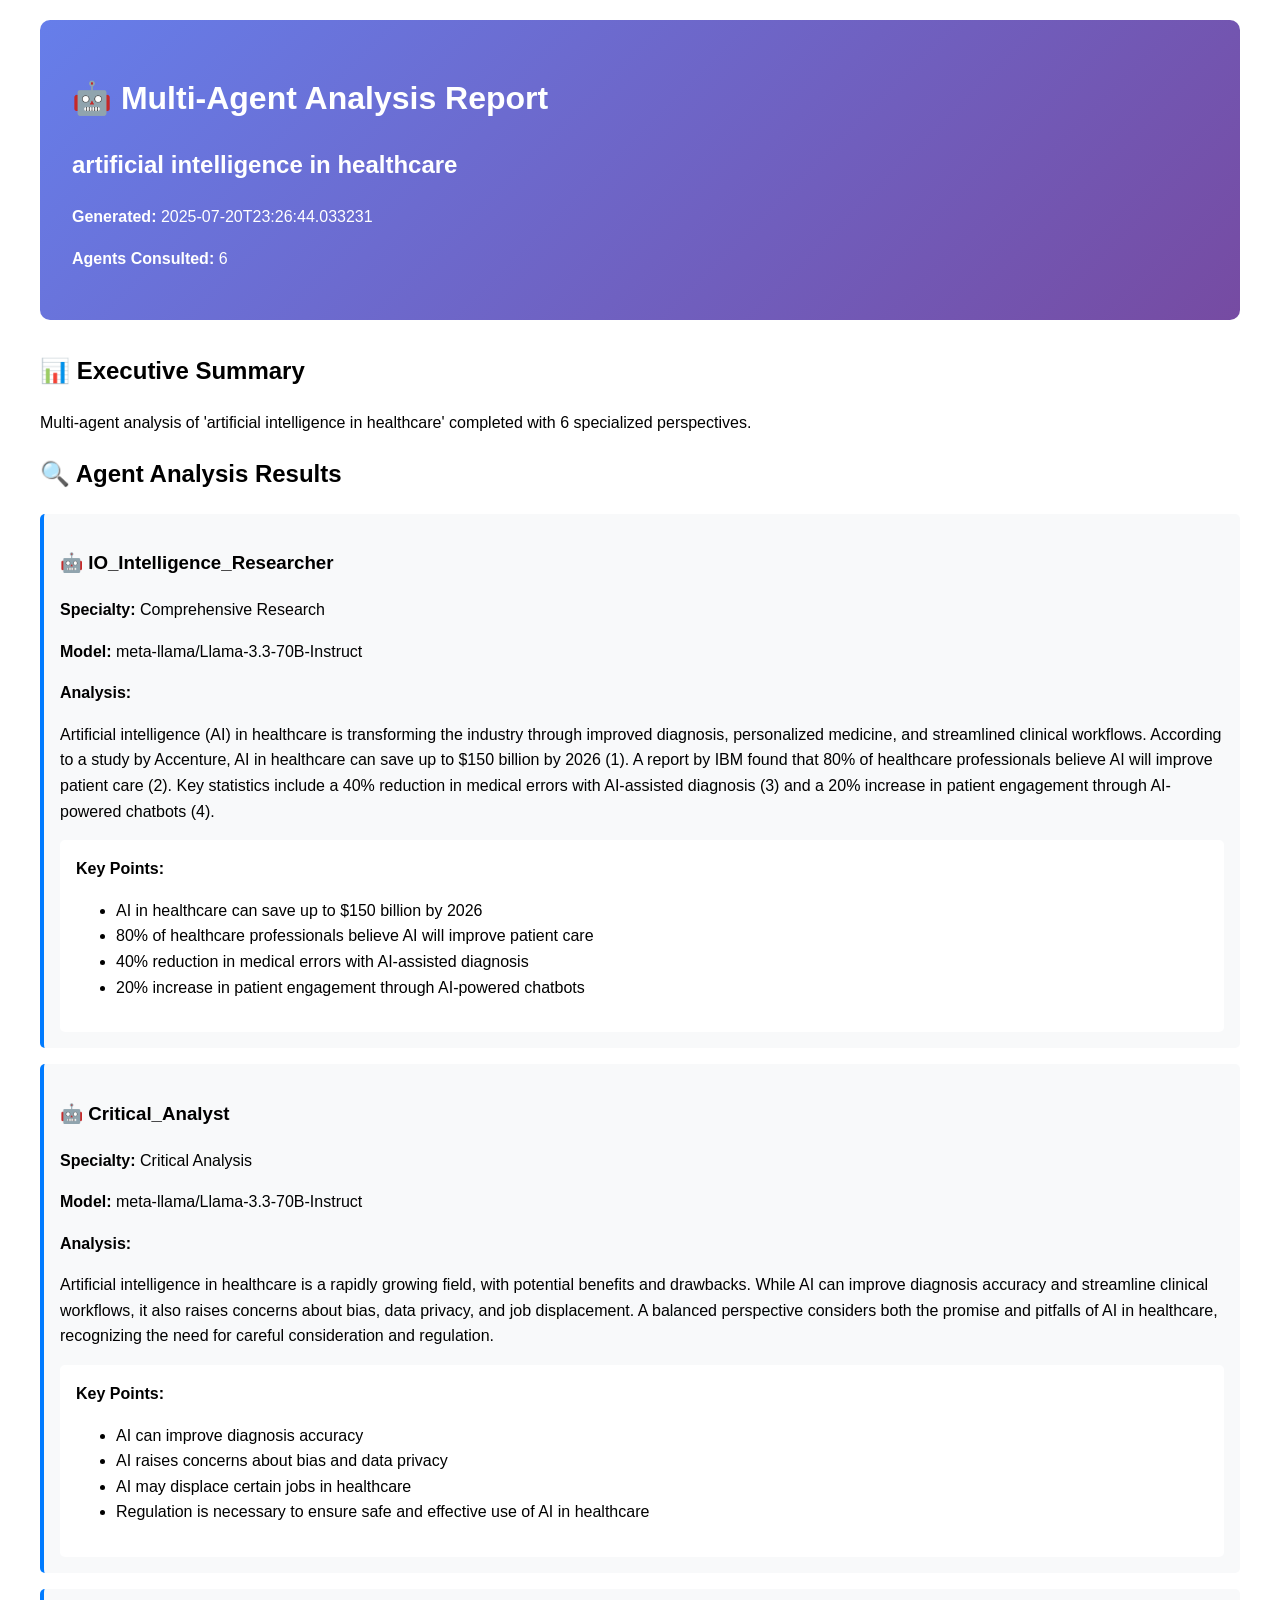
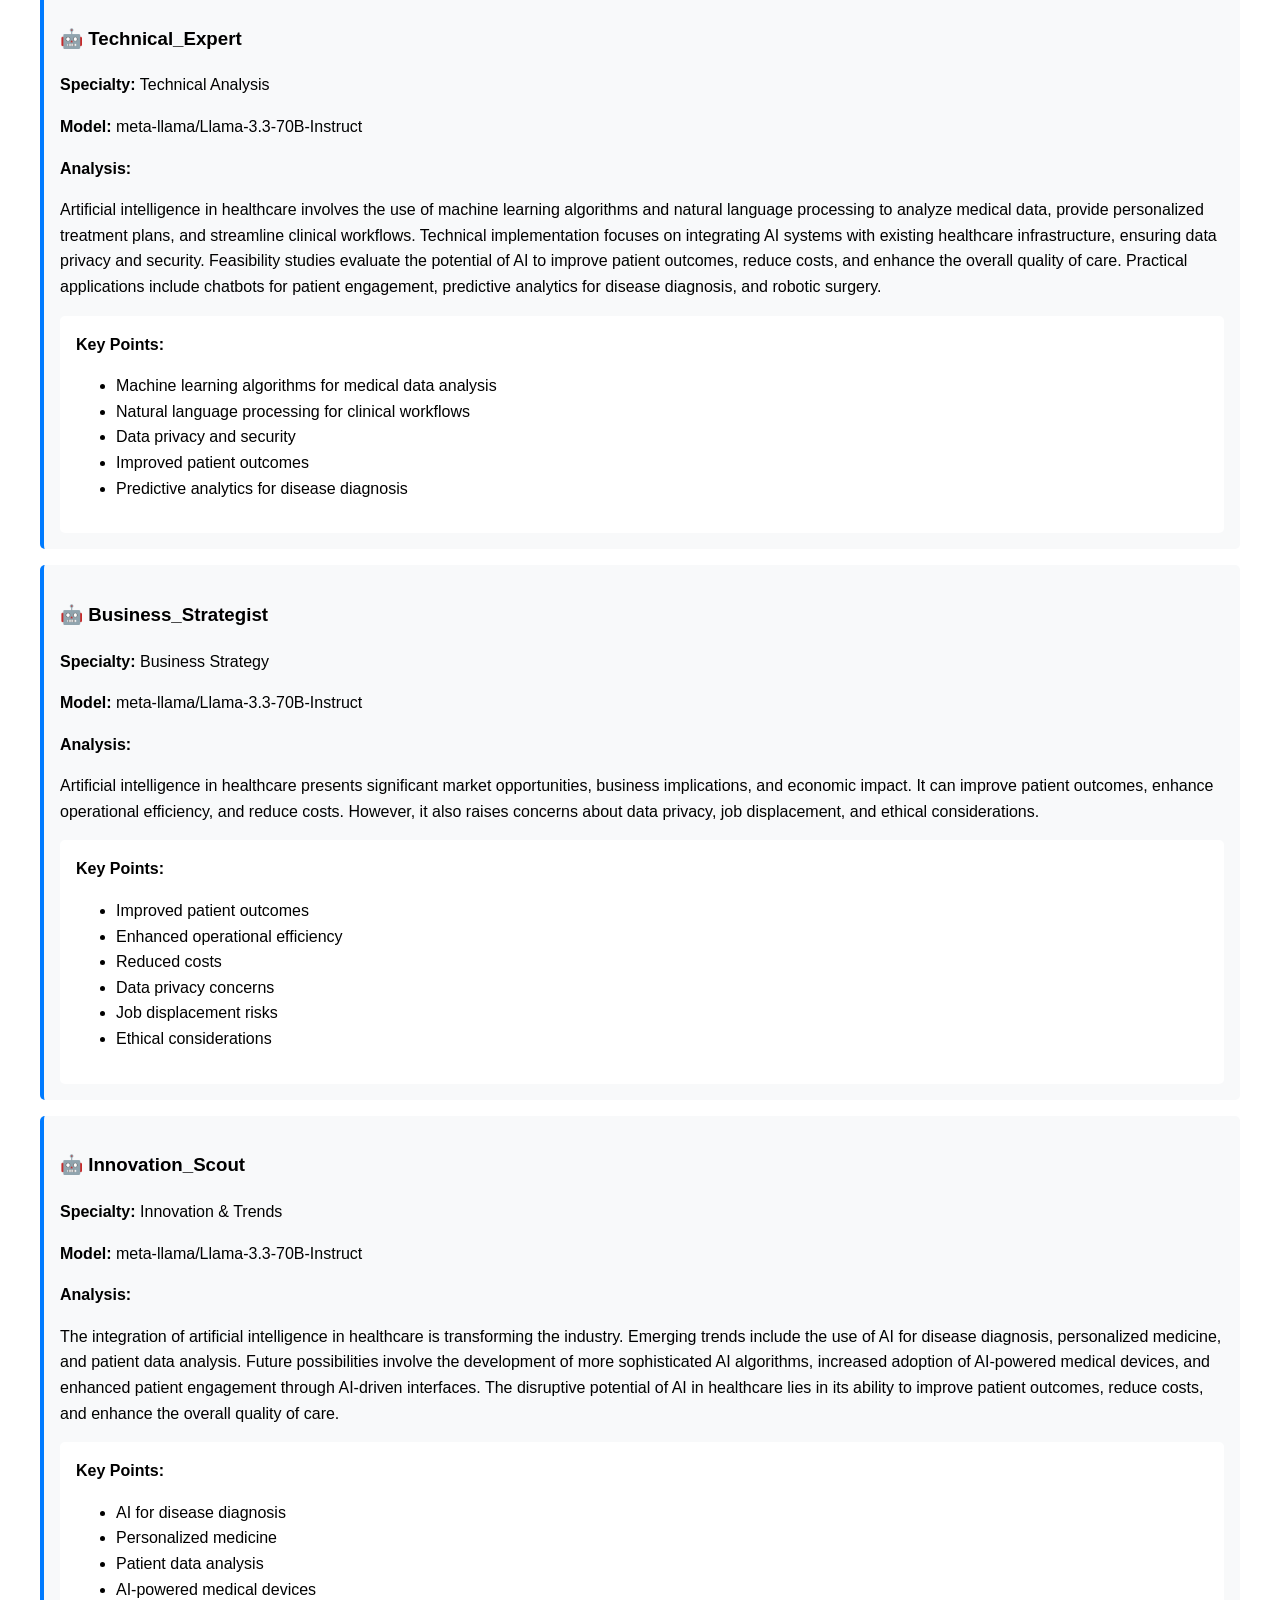
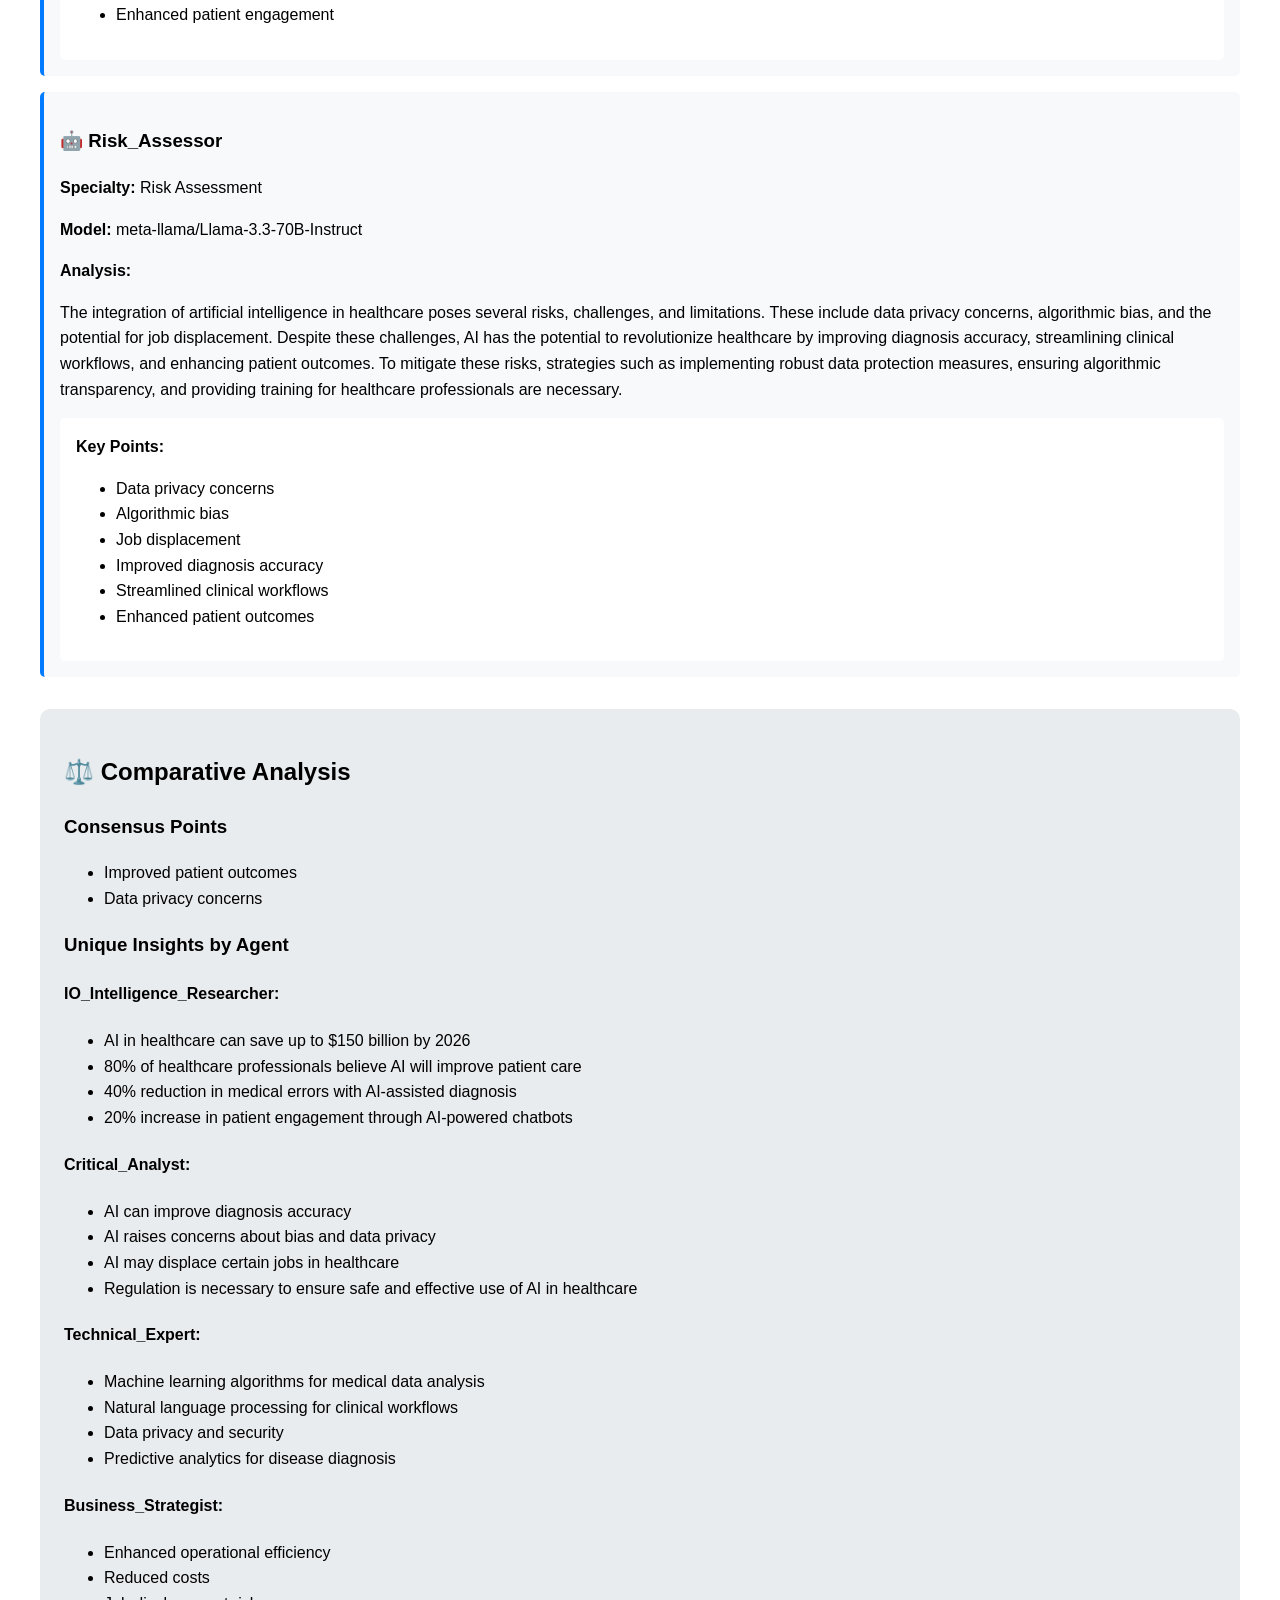
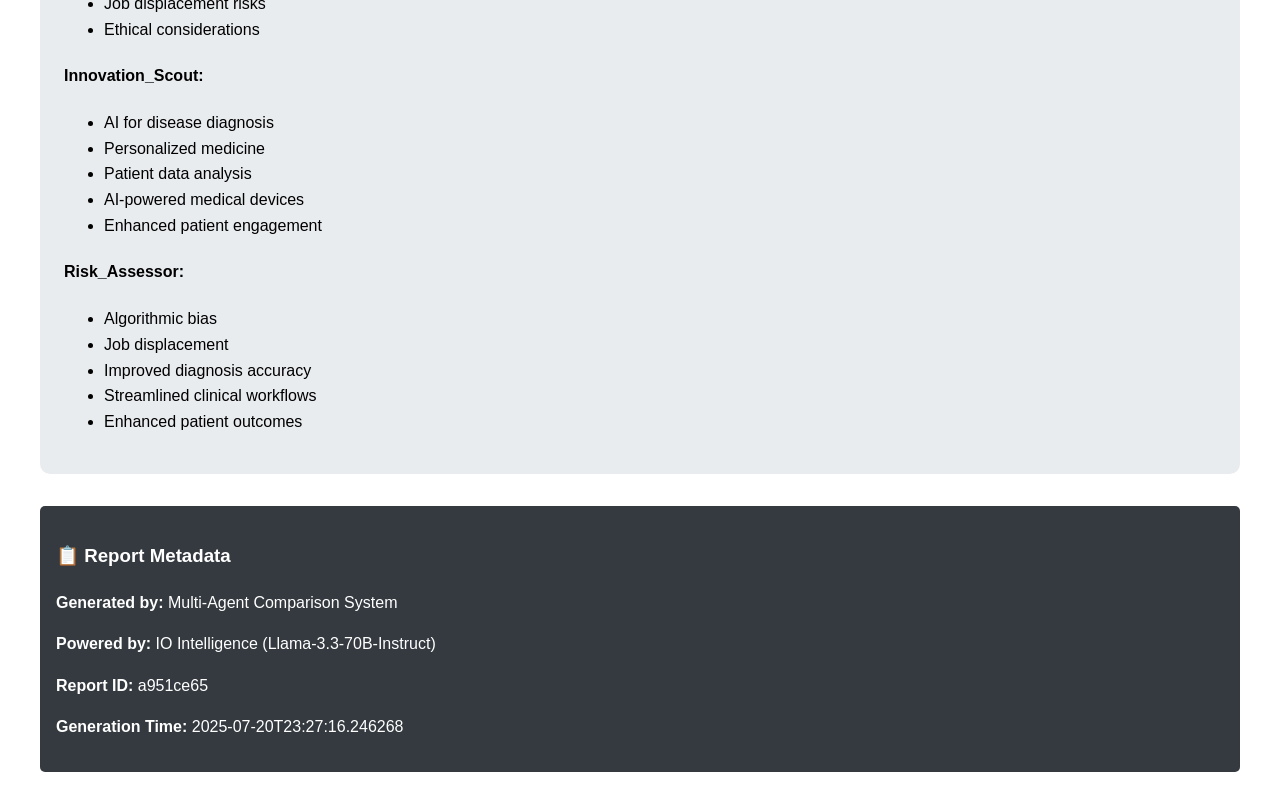
<file: multi_agent_report_artificial intelligence in healthcare_20250720_232716.html>
<!DOCTYPE html>
<html lang="en">
<head>
    <meta charset="UTF-8">
    <meta name="viewport" content="width=device-width, initial-scale=1.0">
    <title>Multi-Agent Analysis Report - artificial intelligence in healthcare</title>
    <style>
        body { font-family: Arial, sans-serif; max-width: 1200px; margin: 0 auto; padding: 20px; line-height: 1.6; }
        .header { background: linear-gradient(135deg, #667eea 0%, #764ba2 100%); color: white; padding: 2rem; border-radius: 10px; margin-bottom: 2rem; }
        .agent-result { background: #f8f9fa; border-left: 4px solid #007bff; padding: 1rem; margin: 1rem 0; border-radius: 5px; }
        .error { border-left-color: #dc3545; background: #f8d7da; }
        .key-points { background: white; padding: 1rem; border-radius: 5px; margin-top: 1rem; }
        .comparison { background: #e9ecef; padding: 1.5rem; border-radius: 10px; margin: 2rem 0; }
        .metadata { background: #343a40; color: white; padding: 1rem; border-radius: 5px; margin-top: 2rem; }
    </style>
</head>
<body>
    <div class="header">
        <h1>🤖 Multi-Agent Analysis Report</h1>
        <h2>artificial intelligence in healthcare</h2>
        <p><strong>Generated:</strong> 2025-07-20T23:26:44.033231</p>
        <p><strong>Agents Consulted:</strong> 6</p>
    </div>
    
    <div class="summary">
        <h2>📊 Executive Summary</h2>
        <p>Multi-agent analysis of 'artificial intelligence in healthcare' completed with 6 specialized perspectives.</p>
    </div>
    
    <h2>🔍 Agent Analysis Results</h2>

    <div class="agent-result">
        <h3>🤖 IO_Intelligence_Researcher</h3>
        <p><strong>Specialty:</strong> Comprehensive Research</p>
        <p><strong>Model:</strong> meta-llama/Llama-3.3-70B-Instruct</p>
        <p><strong>Analysis:</strong></p>
        <p>Artificial intelligence (AI) in healthcare is transforming the industry through improved diagnosis, personalized medicine, and streamlined clinical workflows. According to a study by Accenture, AI in healthcare can save up to $150 billion by 2026 (1). A report by IBM found that 80% of healthcare professionals believe AI will improve patient care (2). Key statistics include a 40% reduction in medical errors with AI-assisted diagnosis (3) and a 20% increase in patient engagement through AI-powered chatbots (4).</p>
        <div class="key-points">
            <strong>Key Points:</strong>
            <ul>
<li>AI in healthcare can save up to $150 billion by 2026</li><li>80% of healthcare professionals believe AI will improve patient care</li><li>40% reduction in medical errors with AI-assisted diagnosis</li><li>20% increase in patient engagement through AI-powered chatbots</li>
            </ul>
        </div>
    </div>

    <div class="agent-result">
        <h3>🤖 Critical_Analyst</h3>
        <p><strong>Specialty:</strong> Critical Analysis</p>
        <p><strong>Model:</strong> meta-llama/Llama-3.3-70B-Instruct</p>
        <p><strong>Analysis:</strong></p>
        <p>Artificial intelligence in healthcare is a rapidly growing field, with potential benefits and drawbacks. While AI can improve diagnosis accuracy and streamline clinical workflows, it also raises concerns about bias, data privacy, and job displacement. A balanced perspective considers both the promise and pitfalls of AI in healthcare, recognizing the need for careful consideration and regulation.</p>
        <div class="key-points">
            <strong>Key Points:</strong>
            <ul>
<li>AI can improve diagnosis accuracy</li><li>AI raises concerns about bias and data privacy</li><li>AI may displace certain jobs in healthcare</li><li>Regulation is necessary to ensure safe and effective use of AI in healthcare</li>
            </ul>
        </div>
    </div>

    <div class="agent-result">
        <h3>🤖 Technical_Expert</h3>
        <p><strong>Specialty:</strong> Technical Analysis</p>
        <p><strong>Model:</strong> meta-llama/Llama-3.3-70B-Instruct</p>
        <p><strong>Analysis:</strong></p>
        <p>Artificial intelligence in healthcare involves the use of machine learning algorithms and natural language processing to analyze medical data, provide personalized treatment plans, and streamline clinical workflows. Technical implementation focuses on integrating AI systems with existing healthcare infrastructure, ensuring data privacy and security. Feasibility studies evaluate the potential of AI to improve patient outcomes, reduce costs, and enhance the overall quality of care. Practical applications include chatbots for patient engagement, predictive analytics for disease diagnosis, and robotic surgery.</p>
        <div class="key-points">
            <strong>Key Points:</strong>
            <ul>
<li>Machine learning algorithms for medical data analysis</li><li>Natural language processing for clinical workflows</li><li>Data privacy and security</li><li>Improved patient outcomes</li><li>Predictive analytics for disease diagnosis</li>
            </ul>
        </div>
    </div>

    <div class="agent-result">
        <h3>🤖 Business_Strategist</h3>
        <p><strong>Specialty:</strong> Business Strategy</p>
        <p><strong>Model:</strong> meta-llama/Llama-3.3-70B-Instruct</p>
        <p><strong>Analysis:</strong></p>
        <p>Artificial intelligence in healthcare presents significant market opportunities, business implications, and economic impact. It can improve patient outcomes, enhance operational efficiency, and reduce costs. However, it also raises concerns about data privacy, job displacement, and ethical considerations.</p>
        <div class="key-points">
            <strong>Key Points:</strong>
            <ul>
<li>Improved patient outcomes</li><li>Enhanced operational efficiency</li><li>Reduced costs</li><li>Data privacy concerns</li><li>Job displacement risks</li><li>Ethical considerations</li>
            </ul>
        </div>
    </div>

    <div class="agent-result">
        <h3>🤖 Innovation_Scout</h3>
        <p><strong>Specialty:</strong> Innovation & Trends</p>
        <p><strong>Model:</strong> meta-llama/Llama-3.3-70B-Instruct</p>
        <p><strong>Analysis:</strong></p>
        <p>The integration of artificial intelligence in healthcare is transforming the industry. Emerging trends include the use of AI for disease diagnosis, personalized medicine, and patient data analysis. Future possibilities involve the development of more sophisticated AI algorithms, increased adoption of AI-powered medical devices, and enhanced patient engagement through AI-driven interfaces. The disruptive potential of AI in healthcare lies in its ability to improve patient outcomes, reduce costs, and enhance the overall quality of care.</p>
        <div class="key-points">
            <strong>Key Points:</strong>
            <ul>
<li>AI for disease diagnosis</li><li>Personalized medicine</li><li>Patient data analysis</li><li>AI-powered medical devices</li><li>Enhanced patient engagement</li>
            </ul>
        </div>
    </div>

    <div class="agent-result">
        <h3>🤖 Risk_Assessor</h3>
        <p><strong>Specialty:</strong> Risk Assessment</p>
        <p><strong>Model:</strong> meta-llama/Llama-3.3-70B-Instruct</p>
        <p><strong>Analysis:</strong></p>
        <p>The integration of artificial intelligence in healthcare poses several risks, challenges, and limitations. These include data privacy concerns, algorithmic bias, and the potential for job displacement. Despite these challenges, AI has the potential to revolutionize healthcare by improving diagnosis accuracy, streamlining clinical workflows, and enhancing patient outcomes. To mitigate these risks, strategies such as implementing robust data protection measures, ensuring algorithmic transparency, and providing training for healthcare professionals are necessary.</p>
        <div class="key-points">
            <strong>Key Points:</strong>
            <ul>
<li>Data privacy concerns</li><li>Algorithmic bias</li><li>Job displacement</li><li>Improved diagnosis accuracy</li><li>Streamlined clinical workflows</li><li>Enhanced patient outcomes</li>
            </ul>
        </div>
    </div>

    <div class="comparison">
        <h2>⚖️ Comparative Analysis</h2>
        <h3>Consensus Points</h3>
        <ul>
<li>Improved patient outcomes</li><li>Data privacy concerns</li>
        </ul>
        <h3>Unique Insights by Agent</h3>
<h4>IO_Intelligence_Researcher:</h4><ul><li>AI in healthcare can save up to $150 billion by 2026</li><li>80% of healthcare professionals believe AI will improve patient care</li><li>40% reduction in medical errors with AI-assisted diagnosis</li><li>20% increase in patient engagement through AI-powered chatbots</li></ul><h4>Critical_Analyst:</h4><ul><li>AI can improve diagnosis accuracy</li><li>AI raises concerns about bias and data privacy</li><li>AI may displace certain jobs in healthcare</li><li>Regulation is necessary to ensure safe and effective use of AI in healthcare</li></ul><h4>Technical_Expert:</h4><ul><li>Machine learning algorithms for medical data analysis</li><li>Natural language processing for clinical workflows</li><li>Data privacy and security</li><li>Predictive analytics for disease diagnosis</li></ul><h4>Business_Strategist:</h4><ul><li>Enhanced operational efficiency</li><li>Reduced costs</li><li>Job displacement risks</li><li>Ethical considerations</li></ul><h4>Innovation_Scout:</h4><ul><li>AI for disease diagnosis</li><li>Personalized medicine</li><li>Patient data analysis</li><li>AI-powered medical devices</li><li>Enhanced patient engagement</li></ul><h4>Risk_Assessor:</h4><ul><li>Algorithmic bias</li><li>Job displacement</li><li>Improved diagnosis accuracy</li><li>Streamlined clinical workflows</li><li>Enhanced patient outcomes</li></ul>
    </div>
    
    <div class="metadata">
        <h3>📋 Report Metadata</h3>
        <p><strong>Generated by:</strong> Multi-Agent Comparison System</p>
        <p><strong>Powered by:</strong> IO Intelligence (Llama-3.3-70B-Instruct)</p>
        <p><strong>Report ID:</strong> a951ce65</p>
        <p><strong>Generation Time:</strong> 2025-07-20T23:27:16.246268</p>
    </div>
</body>
</html>
</file>
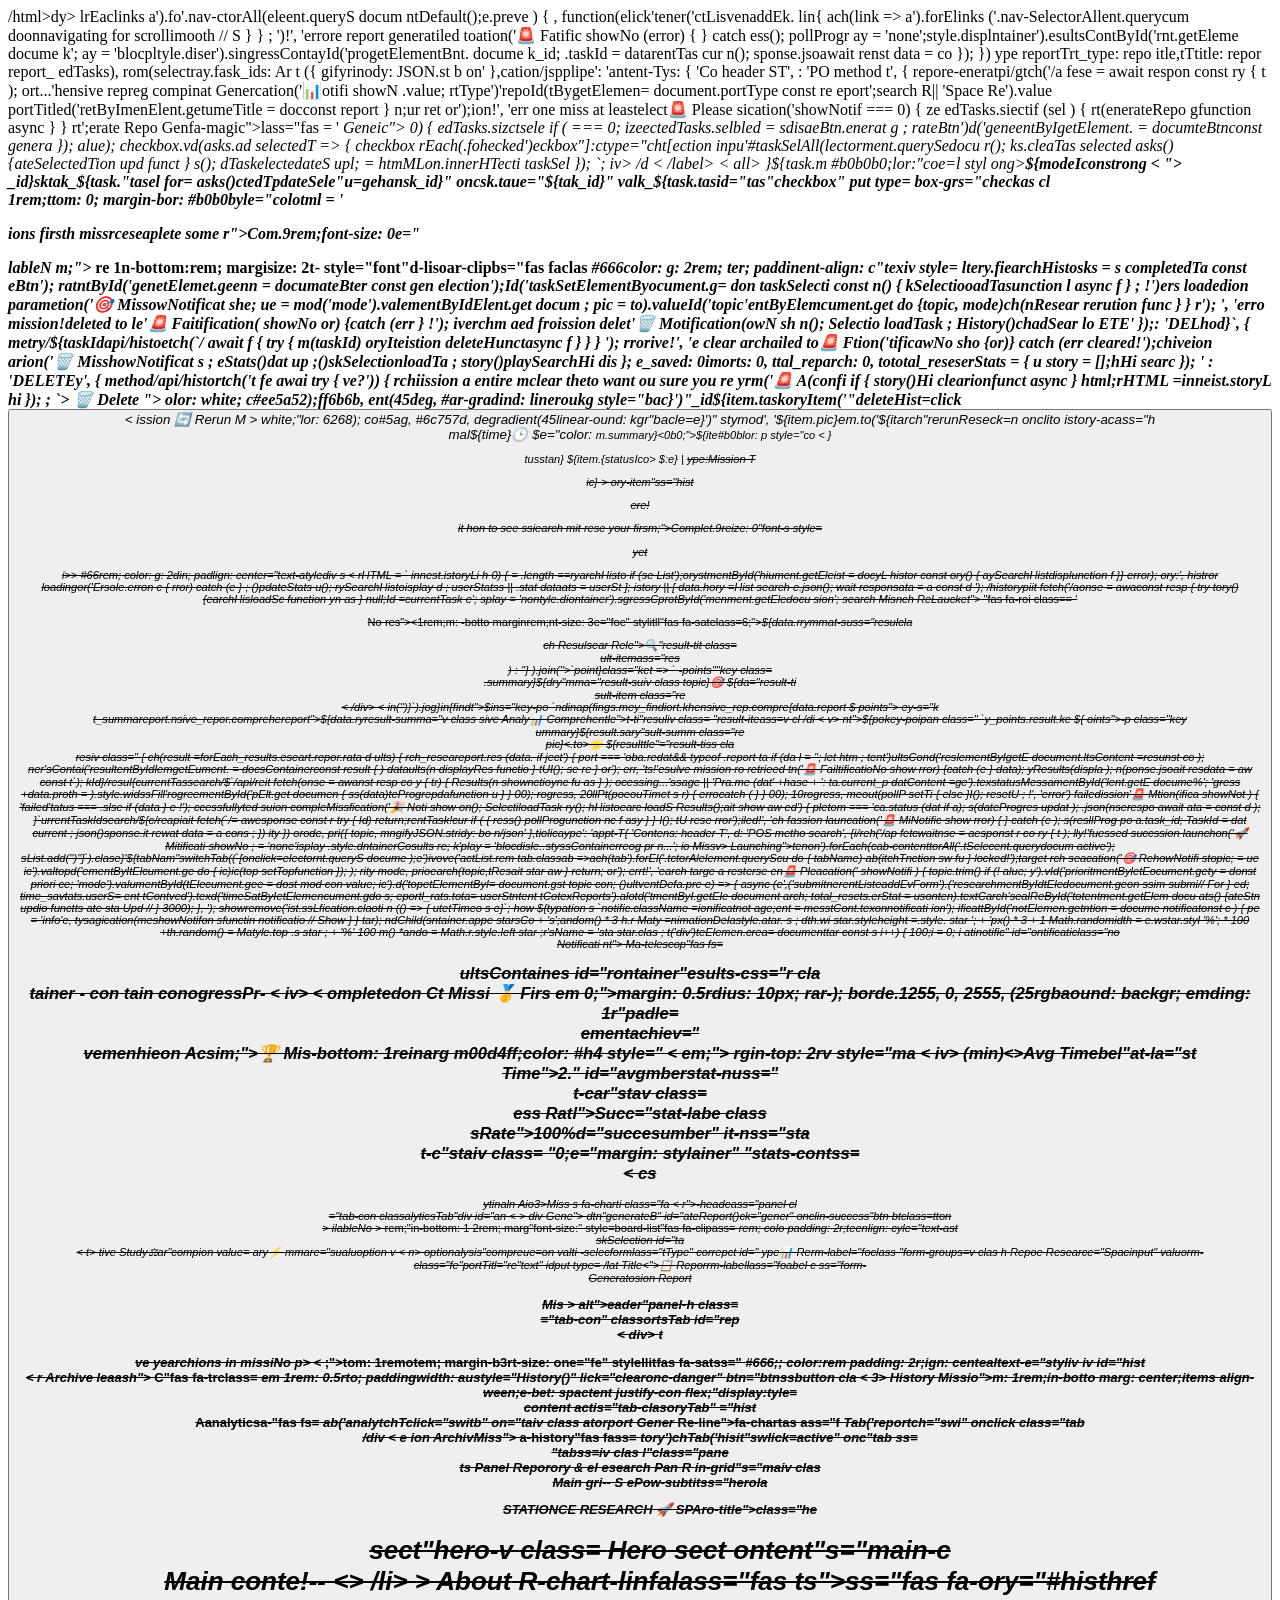
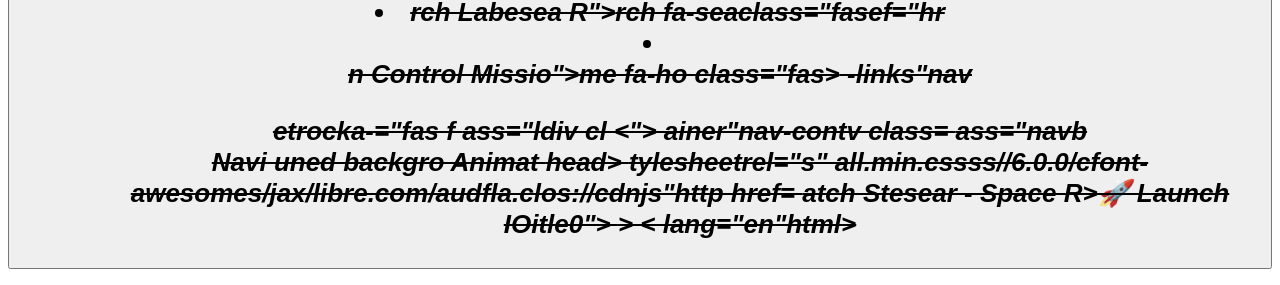
<file: space_ui.html>
/html>dy>
<bot>
</scrip});
    </       );
      }     );
  e'activst.add('this.classLi                ;
ive'))('actmovessList.re.clah(l => lrEaclinks a').fo'.nav-ctorAll(eleent.queryS    docum            
ntDefault();e.preve             ) {
   , function(elick'tener('ctLisvenaddEk.         lin{
   ach(link => a').forElinks ('.nav-SelectorAllent.querycum
        doonnavigating for  scrollimooth        // S 
             }
 }
           ;
  ')!', 'errore report generatiled toation('🚨 Fatific    showNo           (error) {
    } catch        
                 ess();
    pollProgr         
           
         ay = 'none';style.displntainer').esultsContById('rnt.getEleme docume        k';
       ay = 'blocpltyle.diser').singressContayId('progetElementBnt.  docume                   
       k_id;
    .taskId = datarentTas       cur      n();
   sponse.jsoawait renst data =   co         
                       });
          })
                    ype
    reportTrt_type:        repo                
 itle,tTtitle: repor     report_                  edTasks),
 rom(selectray.fask_ids: Ar          t            ({
  gifyrinody: JSON.st           b    
     on' },cation/jspplipe': 'antent-Tys: { 'Co header                  ST',
 : 'PO method                   t', {
repore-eneratpi/gtch('/a fese = await respon       const      
   ry {         t  
       );
      ort...'hensive repreg compinat Genercation('📊otifi      showN            
    .value;
  rtType')'repoId(tBygetElemen= document.portType  const re
           eport';search R|| 'Space Re').value portTitled('retByImenElent.getumeTitle = docconst report                    
      }
         
 n;ur  ret             
 or');ion!', 'err one miss at leastelect🚨 Please sication('showNotif               === 0) {
 ze edTasks.siectif (sel      ) {
      rt(enerateRepo gfunction   async  
       
     
        } }
           rt';erate Repo</i> Genfa-magic">lass="fas  = '<i cHTMLnerrateBtn.in        gene       else {
       } 
      missions)`;s.size} edTask(${selecte Report rati> Geneic"></ag="fas fa-mssi clarHTML = `<rateBtn.innegene              e > 0) {
  edTasks.sizctsele    if (      
             === 0;
  izeectedTasks.selbled = sdisaeBtn.enerat g           ;
rateBtn')d('geneentByIgetElement. = documteBtnconst genera         
        });
                  alue);
 checkbox.vd(asks.ad selectedT           => {
    checkbox rEach(.fohecked')eckbox"]:ctype="cht[ection inpu'#taskSelAll(lectorment.querySedocu          r();
  ks.cleaTas   selected     
    asks() {ateSelectedTion upd       funct     
     }
   s();
    dTaskelectedateS      upl;
       = htmMLon.innerHTecti  taskSel           
      });
             
      `;           iv>
   /d        <           /label>
   <                    all>
  }</sme} • ${dateod">${task.m #b0b0b0;lor:"coe=l styl<smal                           r>
 ong><b/str}<k.topic} ${tas>${modeIconstrong     <                ">
       _id}sktak_${task."tasel for=        <lab      
          ">asks()ctedTpdateSele"u=gehansk_id}" oncsk.taue="${tak_id}" valk_${task.tasid="tas"checkbox" put type=  <in                
      oup">box-grs="checkas cl    <div       
          `tml +=     h            
        
        '💫';🌌' :topic' ? 'ti_ulmode === 'mk.tas: ' ? '🤖' elligenceint= 'io_== task.mode  modeIcon =  const      ;
        DateString()Locale_at).toedtask.creatDate(te = new    const da      > {
       task =s.forEach(Taskpleted     com   
    p>';rt:</pour reyonclude in ions to ilect miss🎯 Se">1rem;ttom: 0; margin-bor: #b0b0byle="colotml = '<p st       let h     
     
         }        ;
      return         true;
   d = ablerateBtn.dis      gene       `;
                >
     </div                  !</p>
ions firsth missrceseaplete some r">Com.9rem;font-size: 0e=" <p styl                  >
     lable</pssions avaid micompleteo       <p>N                 m;"></i>
 re 1n-bottom:rem; margisize: 2t- style="font"d-lisoar-clipbs="fas faclas       <i               ;">
   #666color: g: 2rem; ter; paddinent-align: c"texiv style=         <d
           HTML = `nertion.intaskSelec          {
       th === 0)ks.lengTas(completedif          
             d');
   'complete ===tatusitem.sr(item => ltery.fiearchHistosks = s completedTa const          eBtn');
 ratntById('genetElemet.geenn = documateBter   const gen
         election');Id('taskSetElementByocument.g= don  taskSelecti   const        n() {
 kSelectiooadTasunction l    async f      
    }
  ;
        !')ers loadedion parametion('🎯 MissowNotificat         she;
   ue = mod('mode').valementByIdElent.get docum      ;
     pic = to).valueId('topic'entByElemcument.get  do          
 {topic, mode)ch(nResear rerution    func    
        
   }   }
            r');
  ', 'erro mission!deleted to le'🚨 Faitification(    showNo  
          or) {catch (err    }   !');
      iverchm aed froission delet'🗑️ Motification(owN         sh      n();
 Selectio loadTask         ;
      History()chadSear     lo   
        ETE' });: 'DELhod}`, { metry/${taskIdapi/histoetch(`/  await f            {
     try       {
   m(taskId) oryIteistion deleteHunctasync f       
                 }
      }
     
      }          ');
 rrorive!', 'e clear archailed to🚨 Ftion('tificawNo  sho                
   {or)} catch (err              
   cleared!');chiveion arion('🗑️ MisshowNotificat    s                ;
eStats()dat       up            
 ;()skSelectionloadTa                 ;
   story()playSearchHi dis                  };
 e_saved: 0imorts: 0, ttal_reparch: 0, tototal_reseserStats = {          u
          story = [];hHi searc                   });
' : 'DELETEy', { method/api/histortch('t fe       awai            
     try {          ve?')) {
  rchiission a entire mclear theto want ou sure you re yrm('🚨 A(confi       if     {
  story()Hi clearionfunct   async    
       
   
        } html;rHTML =inneist.storyL  hi       
                   });
;
               `>
         </div                   iv>
    </d                      </button>
                        
   🗑️ Delete                             ">
   olor: white; c#ee5a52);ff6b6b, ent(45deg, #ar-gradind: lineroukg style="bac}')"_id${item.taskoryItem('"deleteHist=click<button on                            /button>
           <           
      ission 🔄 Rerun M                              >
 white;"lor: 6268); co#5ag, #6c757d, degradient(45linear-ound: kgr"bacle=e}')" stymod', '${item.pic}em.to('${itarch"rerunReseck=n onclito        <but                   tions">
 istory-acass="h <div cl                     l>
  mal${time}</sat } {date#666;">🕒 $e="color: <small styl                     /p>
   m.summary}<0b0;">${ite#b0blor: p style="co          <            }</p>
  tusstan} ${item.{statusIco> $:</strongStatustrong>e} | <s ${item.modrong>ype:</stng>Mission T   <p><stro                  /h4>
   ic}<tem.top} ${i${modeIcon       <h4>        >
         ory-item"ss="hist   <div cla               += `
    html                
              '⏳';
   '✅' :eted' ?pl === 'com item.statustatusIcon =    const s            💫';
' : 'opic' ? '🌌i_t= 'mult ==tem.mode ? '🤖' : intelligence'o_i= 'iode ==m.m = itedeIcont mo  cons          );
    TimeString(oLocaleeated_at).tcrate(item.ew D time = nconst                ng();
caleDateStri).toLoatcreated_w Date(item.t date = ne    cons            item => {
rEach(.foory searchHist
           html = '';   let  
           }
                    n;
       retur          
          `;
         </div>       
          ere!</p>it hon to see ssiearch mit rese your firsm;">Complet.9reize: 0"font-s style=   <p              >
        yet</p archivemissions inNo    <p>                
     i>></"ttom: 1rem;margin-boze: 3rem; e="font-site" stylatelli-ss fa="faass  <i cl                  6;">
    #66rem; color: g: 2din; padlign: center="text-atylediv s     <               rHTML = `
innest.istoryLi h          0) {
     = .length ==ryarchHisto   if (se
              
       List');orystmentById('hiument.getEleist = docyL histor const          ory() {
 aySearchHistdisplunction    f
     
             }}
              error);
 ory:',  histror loadingor('Ersole.erron  c           {
    rror) catch (e    }   ;
     ()pdateStats         u();
       rySearchHistoisplay    d          ;
  userStatss || .stat dataats =    userSt           ];
 istory || [ data.hory =Hist   search            e.json();
 wait responsata = a    const d           ');
 /historypiit fetch('/aonse = awaconst resp          {
          try
         tory() {earchHisloadSc function yn      as
          }
        
 null;Id =currentTask            e';
splay = 'nontyle.diontainer').sgressCprotById('menment.getEledocu          sion';
  search Misnch ReLaucket"></i> "fas fa-roi class== '<n.innerHTML    startBt      
    = false;tn.disabled      startB      tn');
yId('startBtElementBment.ge = docutBtn starconst         
   I() {etUtion res     func     
   }
      ock';
     ay = 'blyle.displContainer.stts      resul    ml;
  rHTML = htContent.innesults        re  
    
               }    
   iv>';y</p></dsplaults to di/i><p>No res"><1rem;m: -botto marginrem;nt-size: 3e="foe" stylitll"fas fa-satelass=6;"><i cr: #66; coloing: 2remaddnter; palign: cee="text-= '<div styl  html             {
   l)htm   if (!          
           }
          ;
             `div>
          </              }</div>
 eport">${data.rrymmat-suss="resulcla       <div                 ts</div>
 ch Resulsear Rele">🔍"result-tit class=<div                 ">
       ult-itemass="res  <div cl            
      ml = ` ht               else {
 }       }
                          `;
             </div>
                            </div>
                       ) : ''}
   ).join(''>`point}</span${y-point">class="ket => `<span map(poinpoints.ey_t.kata.repor_points ? deport.key   ${data.r                           >
  -points""key class=      <div                   iv>
   .summary}</drtepoata.r>${dry"mma="result-suiv class   <d                         iv>
topic}</dta.tle">🎯 ${da="result-ti<div class                   
         ">sult-item class="re    <div               
       html += `              ary) {
    summeport. if (data.r              
                 }
                     `;
            /div>
       <                   /div>
         <                    
in('')}</span>`).jog}in{findt">$ins="key-po `<span clasg =>ndinap(fings.mey_findiort.khensive_rep.compre{data.report          $                     points">
 ey-s="k <div clas                          ry}</div>
 t_summareport.nsive_repor.comprehereport">${data.ryresult-summa="v class      <di                      sis</div>
sive Analy📊 Comprehentle">t-ti"resuliv class=        <d               m">
     "result-iteass=v cl      <di           `
        html +=          
          ) {ort.error_repprehensivea.report.com !dat_report &&prehensive.report.com  if (data            
                    }
              );
   }      
                    }             
      `;                     v>
   /di   <                          v>
           </di                    
        n('')}`).joiint}</span>nt">${pokey-poipan class=" `<smap(point =>y_points.result.ke          ${                       
       oints">-p class="key       <div                             iv>
ummary}</d>${result.sary"sult-summ class="re    <div                              /div>
  pic}<.to>🌟 ${resulttle"="result-tiss cla <div                              
     ult-item">resiv class="          <d            
          `l +=          htm                  .error) {
 resultf (!       i           > {
      ch(result =forEach_results.eseart.repor.rata     d             ults) {
  rch_researeport.res (data.       if         ject') {
port === 'oba.redat&& typeof .report ta if (da            
        
   l = ''; let htm         ;
  tent')ultsCond('reslementByIgetE document.ltsContent =resunst         co  );
  ner'sContai('resultentByIdlemgetEument. = docsContainerconst result    {
        ) dataults(n displayRes   functio     
              }
 tUI();
 se        re  
   }      or');
     err, 'ts!'esulve mission ro retrieed tn('🚨 FailtificatioNo  show         
     rror) {catch (e        } data);
    yResults(displa        );
        n(ponse.jsoait resdata = aw      const        t`);
   kId}/resul{currentTassearch/$`/api/reit fetch(onse = awanst resp          co     y {
          tr) {
   Results(n shownctioync fu       as
        }
         );
ocessing...'ssage || 'Pra.me (dat' +hase + ': ta.current_p datContent =ge').texstatusMessamentById('lent.getE     docume%';
        'gress +data.proth = ).style.widssFill'rogreementById('pElt.get documen           {
 ss(data)teProgrepdafunction u             

           } }
         00);
  rogress, 20llPt(poeouTimet          s  r) {
    errocatch ( }      }
                  00);
    10rogress, meout(pollP      setTi              {
 else            }I();
      resetU                  ;
 !', 'error') failedission'🚨 Mtion(ifica    showNot                ) {
'failed'tatus === .slse if (data     } e         !');
  ccessfullyted suion compleMissfication('🎉 Noti       show         on();
    SelectiloadTask                   ry();
 hHistoearc loadS           
        Results();ait show       aw            ed') {
 pletom === 'ca.status (dat     if              
      a);
       s(dateProgres   updat            );
 .json(nserespo await ata =  const d      );
        }`urrentTaskIdsearch/${c/reapiait fetch(`/= awesponse  const r                 try {
    
       
           Id) return;rentTask!cur   if (  {
       ress() pollProgunction nc f    asy      
           }
        }
    I();
   tU      rese
          rror');iled!', 'eh fassion launcation('🚨 MiNotific  show            rror) {
  } catch (e       );
     s(resllProg       po         a.task_id;
TaskId = dat  current           ;
   json()sponse.it rewat data = a       cons        ;
       })       ity })
   orode, pri({ topic, mngifyJSON.stridy:          bo      
     n/json' },tiolicaype': 'appt-T{ 'Contens:      header         T',
      d: 'POS metho                  
 search', {i/reh('/ap fetcwaitnse = aesponst r     co         
  ry {         t     
       );
   lly!'fuessed succssion launchon('🚀 Mitificati   showNo       
              ;
= 'none'isplay .style.dntainerCosults       re;
     k'play = 'blocdisle..styssContainerreog   pr      n...';
   io Missv> Launching"></dig-spinners="loadin= '<div clas.innerHTML startBtn       true;
      = abledartBtn.dis          st
              ainer');
ltsContById('resutElement document.geontainer =st resultsCcon         ');
   neressContaitById('progrt.getElemenen documainer =ogressContconst pr     ;
       tn')startBId('lementByt.getEentn = documt startBns     co      y) {
 rit prio mode,rch(topic,seaion startRe async funct     
    }
      }
               on();
     askSelectidT loa           ) {
    eports'e === 'rf (tabNam         i
               ctive');
add('aclassList.).+ 'Tab'bName tById(taetElemen  document.g         tive'));
 ove('acemt.rnt.classLis contet =>tenon').forEach(cab-contenttorAll('.tSelecent.querydocum            active');
sList.add('')"]`).clase}'${tabNam"switchTab((`[onclick=electornt.queryS     docume     
  );e')ivove('actList.rem tab.classab =>ach(tab').forEl('.tctorAlelement.queryScu       do     {
tabName) ab(itchTnction sw       fu     
 }
   
        locked!');target rch seacation('🎯 RehowNotifi          stopic;
  = ue ic').valtopd('ementByItElcument.ge do           {
 ic)ic(top setTopfunction        
        });
     );
   rity mode, prioearch(topic,tResait star      aw      
                 }
        return;
            or');
   errt!', 'earch targe a resterse en🚨 Pleacation(' showNotifi          ) {
     topic.trim()     if (!
                   alue;
y').vId('prioritmentByletEocument.gety = donst priori        ce;
    'mode').valumentById(tElecument.gee = dost mod     con      value;
 ic').d('topetElementByI= document.gst topic          con;
   ()ultventDefa.pre           e) => {
  async (e',('submitnerentListeaddEvForm').('researchmentByIdtEledocument.geon
        ssim submi// For  
        
          }  ed;
  time_savtats.userS= ent tContved').texd('timeSatByIetElemencument.gdo            s;
eportl_rats.tota= userStntent tCotexReports').alotd('tmentByI.getEle document          arch;
 total_resets.erStat = usonten).textCarch'sealReById('totentment.getElem     docu
       ats() {ateStn updio  functts
      ate sta Upd
        //        
        }
3000);      }, ');
      showremove('ist.ssLfication.claoti           n     (() => {
utetTimeo         s   e}`;
how ${typation s `notific.className =ionificatnot   
         age;ent = messtCont.texonnotificati            ion');
ificattById('notElemen.getntion = docume notificatonst  c   ) {
       pe = 'info'e, tysagication(meshowNotifon sfunctin
         notificatio // Show  
                    }
   }
          tar);
ndChild(sntainer.appe  starsCo          
    + 's';andom() * 3 h.r Maty =nimationDelastyle.atar.  s     ;
         dth.wi star.styleheight =.style.     star     ';
      + 'px() * 3 + 1 Math.randomidth = e.wstar.styl                 '%';
* 100 +th.random() = Matyle.top .s       star       ;
  + '%' 100 m() *ando = Math.r.style.left   star   
          ;r'sName = 'sta star.clas            ;
   t('div')teElemen.crea= documenttar    const s       
       i++) { 100;i = 0; i <t      for (le    rs');
   d('statByIgetElement. documenainer =sContstarst    con        ars() {
  createSttionnc      fus
  nimated starreate a C        //
        
   });;
     s()eStat     updat;
       ()SelectiondTask  loa     y();
     HistoradSearchlo          );
  ateStars( cre         tion() {
  ', funcdedContentLoaDOMtener('addEventLis document.ize
       / Initial 
        /     ;
  _saved: 0}0, timeal_reports: 0, totch: earal_res{totrStats = let use
        ; new Set()ctedTasks =  let sele[];
      story = earchHi       let sll;
 d = nuskIt currentTale       les
  variabGlobal  //     
  t>
    <scrip    div>
</on">atinotific" id="ontificaticlass="no  <div 
  on -->Notificati   <!--   
 ter>
  
    </foov>      </di/p>
  es of AI. 🚀<bilitite possi infinitheoring n. Expl StatiorcheaResLaunch IO 5 ; 202py  <p>&co          ">
er-bottomass="foot cl       <div        
    </div>
    </div>
  
           /p>ion<e Edit.0.0 Spac> 3strongVersion:</p><strong>      <       /p>
   /span><ssion<Mi>🟢 Active : #4caf50;"tyle="color<span s/strong> >Status:<><strong       <p         tion</p>
d Innova AI-Powerestrong>g>Theme:</  <p><stron     
         n 2025</p>ackathoO Hch Irong> Launt:</stong>Eventr  <p><s      
        fo</h3>n In/i> Hackathotrophy"><as fa-s="f><i clas         <h3">
       onter-secti"foo class=        <div          

         </div>      </ul>
             li>
      port</a></Contact Sup📞 #">ef=" <li><a hr               ></li>
    </anterp Ce="#">❓ Hel<li><a href                 
   ></liytics</a> Anal#">📈ef="hr  <li><a        
           /a></li>b<rch La#">🔬 Resea"a href=   <li><             
    </li>ntrol</a>on Co🏠 Missi"#">ref=><a h       <li       >
             <ul>
         k Links</h3ick"></i> Qu fa-lins="fasclas     <h3><i          ">
  ionter-sectclass="foo      <div              
 /div>
              <</ul>
                 
 ve</a></li>ission Archi Mef="#">📚 hr      <li><a              </li>
ration</a> Gene📋 Reporthref="#">  <li><a                   s</a></li>
nt Analysi">💫 Sentime href="# <li><a                </li>
   nalysis</a>i-Topic AMultref="#">📊 a h  <li><       
           /li>><Assistant</aesearch #">🤖 AI Rref=" <li><a h                l>
    <u     
          </h3> Features</i>a-cogs">lass="fas f<h3><i c        
        >ection"="footer-sclassv       <di         
  iv>
               </d
    t</p>uc70B-Instrma-3.3-> Lla</strong>Powered by:ng<stro  <p>          >
    /pnowledge.< ke ofniversast uore the vto explgy oloe technncntelligeedge IO Itting- cuing utilizormtfarch plad reseI-powerevanced A>Ad<p            3>
    tation</harch Sunch IO Rese> Laocket"></ias fa-rss="f  <h3><i cla           ion">
   oter-sects="foiv clas       <d">
     contentr-"footess=    <div cla
    ter">ss="fooooter cla-->
    <f-- Footer   <! 
  >
   
    </divdiv> </iv>
       nt"></desultsConteiv id="r    <d
        /h2>ults<ission Rese"></i> Ma-telescop"fas fs= <h2><i clas         er">
  ultsContaines id="rontainer"esults-css="r cla<div
        ->tainer - con<!-- Results 
             iv>
     </d    
 v>   </di         iv>
s...</dterssion parame miializing0;">Init 60eight:nt-wd4ff; fo"color: #00tyle=" sagetatusMessiv id="s   <d        /div>
             <        v>
Fill"></diress" id="progess-fills="progr <div clas                  -bar">
 ssss="progreiv cla        <d>
        </h3ssrein Progsion h"></i> Misellite-disfas fa-sat><i class="         <h3
       er;">nt: ce"text-align<div style=           ainer">
 ntressCod="progner" iss-contaiogreprass="div cl    <   er -->
 tain conogressPr- <!-         
 div>
         </v>
             </didiv>
          </     /div>
          <         iv>
              </d               /div>
      <              
         ompletedon Ct Missi   🥇 Firs                     
        em 0;">margin: 0.5rdius: 10px; rar-); borde.1255, 0, 2555, (25rgbaound: backgr; emding: 1r"padle= <div sty                           s">
ementachiev="<div id                     ts</h4>
   vemenhieon Acsim;">🏆 Mis-bottom: 1reinarg m00d4ff;color: #h4 style="         <               em;">
rgin-top: 2rv style="ma<di                      
              /div>
              <        iv>
        </d               /div>
    (min)<>Avg Timebel"at-la="st<div class                           5</div>
 Time">2." id="avgmberstat-nuss="   <div cla                      d">
   t-car"stav class=  <di                    >
      </div                  
  e</div>ess Ratl">Succ="stat-labe class   <div                       </div>
  sRate">100%d="succesumber" it-nss="sta  <div cla                      ard">
    t-c"staiv class=   <d              >
       "0;e="margin: stylainer" "stats-contss=<div cla                     
                  /div>
      <               cs</h3>
ytinaln Aio3>Miss   <h           
          -pie"></i>s fa-charti class="fa          <             
 r">-headeass="panel cl   <div              tent">
   ="tab-con classalyticsTab"div id="an           <      
          >
     div          </  on>
          </butt      
        rate Reporti> Gene"></ica-maglass="fas fi c     <                 isabled>
   dtn"generateB" id="ateReport()ck="gener" onclin-success"btn btclass=tton     <bu     
                           
          </div>              </div>
                        >
ilable</pissions avampleted mco   <p>No                          ></i>
rem;"in-bottom: 1 2rem; marg"font-size:" style=board-list"fas fa-clipass= <i cl                      
     r: #666;">rem; colo padding: 2r;teenlign: cyle="text-ast<div                 
        ">skSelection id="ta <div               
                      /div>
    <                t>
     </selec              on>
       tive Study</opomparati️ Cison">⚖ar"compion value=   <opt                       >
  ary</option SummExecutivey">⚡ mmare="sualuoption v     <               n>
        optionalysis</sive A🌌 Comprehenhensive">"compreue=on valti       <op                 t">
    -selecformlass="tType" correpct id="      <sele                abel>
  ype</lport T">📊 Rerm-label="foclass  <label                   ">
    "form-groups=v clas         <di               
        v>
             </di          rt">
     h Repoe Researce="Spacinput" valuorm- class="fe"portTitl="re"text" idput type=        <in          bel>
      /lat Title<">📋 Reporrm-labellass="foabel c         <l             group">
  ss="form-    <div cla                  
                
  iv>     </d            r</h3>
    Generatosion Report    <h3>Mis            >
        alt"></ie-"fas fa-fili class=       <            
     ">eader"panel-h class= <div                
   tent">="tab-con" classortsTab id="rep     <div          
               /div>
     <          div>
             </          </div>
                   
     t</p>ve yearchions in missiNo p>         <             </i>
      ;">tom: 1remotem; margin-b3rt-size: one="fe" stylellitfas fa-satss=" <i cla                          ">
  #666;; color:rem padding: 2r;ign: centealtext-e="styliv    <d             
        oryList">iv id="hist          <d   >
        </div             
      /button> <                      r Archive
 leaash"></i> C"fas fa-trclass=      <i                       ;">
em 1rem: 0.5rto; paddingwidth: austyle="History()" lick="clearonc-danger"  btn="btnssbutton cla         <              3>
 History</hn > Missio"></i-databasefas fas="i clas   <h3><          
           ">m: 1rem;in-botto marg: center;items align-ween;e-bet: spactent justify-con flex;"display:tyle=      <div s            ve">
  content actis="tab-clasoryTab" ="hist    <div id            
               v>
 </di              
  iv>        </d          nalytics
  "></i> Aanalyticsa-"fas fs=<i clas                      ics')">
  ab('analytchTclick="switb" on="taiv class        <d           
  </div>             
      atorport Gener</i> Re-line">fa-chartas ass="f <i cl                 
      ts')">Tab('reportch="swi" onclick class="tab        <div           >
 /div         <       e
    ion ArchivMiss"></i> a-history"fas fass=      <i cl                 ">
 tory')chTab('hisit"swlick=active" onc"tab ss=    <div cla          
      ">"tabss=iv clas     <d  >
         l"class="pane<div              -->
ts Panel Reporory &  <!-- Hist       
               iv>
       </d    div>
           </        </div>
            
      se Chain   🌐 Metaver           
          erse')">metavin in ockcha('blsetTopic="ck" oncli-topicmo"dess=div cla         <               </div>
            Tech
     🚀 Space                        
s')">ologietechnxploration ace e'spetTopic(onclick="s-topic" lass="demo    <div c                iv>
       </d         ap
     Quantum Le     ⚛️               >
    )"throughs'breakm computing 'quantuTopic(lick="set oncic"mo-topv class="de       <di            iv>
  </d                   ution 2025
🤖 AI Evol                     5')">
    trends 202encetelligal in('artificiTopic="setick" onclcdemo-topiass=" <div cl                   ">
="demo-gridiv class    <d          
                 m>
     </for           button>
     </              ission
  rch M Resea> Launch/icket"><a-ross="fas f    <i cla                    artBtn">
n" id="stass="btit" cl="submtton type      <bu                     
        /div>
         <         
       ct>   </sele                  tion>
   Protocol</opncy Emerget">🔴 "urgenn value=ptio       <o                >
     ionity</optrior P">🟡 Highlue="highvaoption       <                  tion>
    d Orbit</optandar Smal">🟢lue="nor vaption          <o                 t">
 m-selecs="for clasority"ect id="pri      <sel                  bel>
ty</laoriPri">⚡ Mission form-labelclass="abel   <l              ">
        oupss="form-grla <div c           
                   
               </div>            t>
  lec    </se                ption>
    Scan</oent c Sentim">💫 Cosmitiment="senoption value        <               ion>
     is</optional AnalysDimensi-c">🌌 Multpitoue="multi_al<option v                           >
 ce</optiontelligenace In🤖 Deep Sp">telligencelue="io_intion va      <op                   
   -select">"formde" class=ct id="mosele        <               el>
 labon Type</">🛸 Missi-labelrmfolass="el c<lab                
        oup">m-grs="for <div clas                    
                v>
   di       </        >
     ired" requion...ch missur researter yolder="En" placehonput"form-iic" class=d="toptext" i="t type   <inpu                 l>
    labe Target</searchlabel">🎯 Reform-class="     <label              >
      m-group"forlass="<div c                   
 orm">hF="researc  <form id             
                iv>
   </d    
          struct Ready3.3-70B-Inng> - Llama-stroline</ence OnligelIO Intong>   <str                 i>
e-dish"></a-satellits="fas flas      <i c           ">
   api-status="<div class                      
 
          </div>              er</h2>
 ntol Ceontrssion Citle">Mipanel-tclass="  <h2            /i>
       "><eita-satell"fas fs=as       <i cl           >
  l-header"s="panediv clas         <   ">
    ss="panel    <div cla
        -->el esearch Pan R        <!-->
    in-grid"s="maiv clas
        <dd -->Main gri<!--              
 </div>
   iv>
       </d          
  div>   </   
          ities</div>ibillabel">Possstat-iv class="         <d           /div>
-number">∞<ss="statla     <div c               -card">
class="stativ     <d           div>
      </           ved</div>
 Sal">Hoursbestat-la="ss    <div cla                
div>">0</"timeSavedmber" id=tat-nuass="s    <div cl           ">
     "stat-cardss=    <div cla       v>
     /di   <      >
       ivnerated</deports Gel">Rbeat-lastiv class="     <d           
    >0</div>Reports"d="totalumber" i"stat-n class= <div                 d">
  ar="stat-cv class         <di>
        </div          iv>
     ions</darch Missabel">Reseat-ls="stdiv clas  <               /div>
   ch">0<esear"totalRnumber" id=lass="stat-v c         <di
           tat-card">s="siv clas <d               ainer">
s-cont"stats=<div clas         
   tats -->-- S <!         
              >
e</pedgse of KnowlUniveroring the nce • ExplIntelligeered by IO le">Pow-subtitss="herola   <p c        </h1>
 STATIONCE RESEARCH 🚀 SPAro-title">class="he   <h1       ion">
   sect"hero-v class= <di
       ion --> Hero sect        <!-->
ontent"s="main-c   <div clasnt -->
  Main conte!--    <>
    
   </nav
     </div> </ul>
          /li>
     ></a> About<e"></i-info-circls="fas fat"><i clas="#abou <li><a href               a></li>
eports</e"></i> R-chart-linfalass="fas ts"><i c#reporf=" hre <li><a           i>
    e</a></lArchiv</i> Data history">ss="fas fa-<i cla">ory="#histhref<li><a      
           </li>rch Lab</a>esea R"></i>rch fa-seaclass="fas<i #research">ef="hr    <li><a            </a></li>
 n Control Missio"></i>me fa-ho class="fas><i="active"lass="#home" cef <li><a hr          ">
     -links"nav<ul class=         
   /div>      <ion
      esearch StatO R Inch    Lau           "></i>
 etrocka-="fas f   <i class            ogo">
 ass="ldiv cl          <">
  ainer"nav-contv class=    <di
    ar">ass="navb <nav cl  
 gation --> Navi    <!--iv>
    
"></dstars"rs" id=ass="sta    <div cld -->
uned backgro Animat
    <!-->head>
<bodye>
</   </styl        }
 
infinite;-out s ease-inspin 1animation:             ;
#00d4fflor: p-co border-to          ;
 dius: 50%er-rard bo    3);
       255, 0.5, 255, lid rgba(25x sor: 3pde     bor     20px;
  ht:       heig
       20px;   width:    ock;
     ne-bly: inlipla     dis     {
  er oading-spinn.l       */
 ion ing animat     /* Load      
   
  ;
        }anslateX(0)ransform: tr   t{
         on.show  .notificati              
    }
    : 1001;
    z-index     
    s ease; 0.3ransform: t transition           (400px);
teXslatranransform:    t        0.3);
  0,  rgba(0, 0,px 15pxshadow: 0 5     box-       us: 10px;
rder-radi bo          
 rem 1.5rem;ng: 1   paddi   
      or: white;  col         
 .9);, 0212, 255(0, band: rggrou  back        ;
  t: 20pxgh          ri 100px;
  top:         d;
   fixeition:   pos     ion {
     ficatnoti       .*/
 cation * Notifi    /          
     }
  }
    0.5;acity:  { op     50%      y: 1; }
 00% { opacit     0%, 1e {
       ls purames    @keyf 
      }
         
     infinite; 2spulse animation:            em;
: 0.5rrightn-       margi
     af50; #4c   color:      i {
    .api-status
                }
   ;
     ntertems: celign-i a      
     ay: flex;     displ     1.5rem;
  gin-bottom:    mar       1rem;
     padding:         ;
 10pxadius: order-r     b      80, 0.3);
 ba(76, 175, x solid rger: 1p    bord
        0, 0.1));76, 175, 8 0.2), rgba( 80,a(76, 175, rgb45deg,ent(gradiinear-und: lkgro    bac      
  i-status {ap  .
      Status */I        /* AP     
     }
     
   #666;olor:  c   1);
       5, 255, 0. 2555, rgba(21px solidder-top:          bor: 2rem;
   adding-top           p: center;
  text-align    
       tom {oter-bot
        .fo}
        ;
        r: #00d4ff      coloer {
      a:hovn tioer-secoot        .f      
     }
  s ease;
    0.3lorion: coransit t    
       on: none;ext-decorati   t     b0;
     #b0b0     color:    {
   on a r-secti   .foote   
        }
     
     tyle: none;     list-s       ction ul {
oter-se     .fo    
   }
            : 0.5rem;
ttomgin-bo     mar
       1.6;: eighte-hin          lb0;
  : #b0b0olor       c
     ection li {oter-sion p, .fosectr- .foote 
                     }
;
 .2rem: 1  font-size    m;
      -bottom: 1rein    marg   d4ff;
      color: #00       h3 {
    er-section     .foot   
      }
   
        em;     gap: 2r     ;
  0px, 1fr))nmax(25, mieat(auto-fit rep-columns:d-template gri          d;
 risplay: g    di      ;
  2remadding: 0          p auto;
   : 0margin           
  1400px;ax-width:         mt {
   contenfooter-   .      
   }
    ;
        top: 5remmargin-          
   1rem;g: 3rem 0ddin       pa
     55, 0.1);(255, 255, 2olid rgbap: 1px s  border-to      ;
    px)lur(10-filter: bdropack         b9);
   (0, 0, 0, 0. rgbaund:   backgro       {
  ooter        .f
 Footer */    /*      
       }
      1.2);
   scale(ansform:tr        
    1rem;n-right: margi          o;
  : autdth         wiox"] {
   "checkbput[type=x-group ineckboch      .  
     }
      );
      255, 0.05a(255, 255,ground: rgb        back {
    oup:hoverbox-grck  .che
                  }
  e;
  nd 0.3s easkgroubacition:     trans
        px;r-radius: 10borde  
          .5rem;dding: 0         pa0;
   em rgin: 1r    ma
        r;s: centetemn-i       alig   flex;
    display:    
       p {ougrcheckbox-        .*/
oups kbox gr /* Chec  
                }
   s ease;
  l 0.3nsition: altra      m;
      reze: 0.8ont-si          fr;
  r: pointe      curso
      dius: 20px;  border-ra     one;
     border: n          em;
  rem 1r.5: 0ng paddi            button {
tionshistory-ac 
        .}
       ;
        gap: 0.5rem        x;
    ay: fleispl         d: 1rem;
   rgin-top      mans {
      -actio   .history       
    }
       );
   slateX(5pxm: tran    transfor      ;
  1)2, 255, 0., 21 rgba(0und: backgro        ver {
   em:ho.history-it          
 
           }ease;
  ll 0.3s nsition: ara    t
        #00d4ff; 4px solid t:  border-lef         : 1rem 0;
 gin        mar.5rem;
    padding: 1    
        x;us: 15pder-radi         bor);
   55, 0.155, 255, 2ba(2rgbackground:             -item {
  .history   */
   tory items      /* His
             }
      0;
 50t-weight:fon       ;
     em0.9rsize: nt-        fo   15px;
 us: adirder-rbo      
      0.8rem;.3rem adding: 0       p;
     teor: whi  col
          , #4ecdc4);0d4fft(45deg, #0gradiend: linear- backgroun       int {
        .key-po   
      }
          em;
  gap: 0.5r       ;
    -wrap: wrap  flex         flex;
  isplay:       d
     ts {poiney-     .k    
        }
    ;
   bottom: 1rem   margin-          1.6;
height:     line-     0e0;
  r: #e0e      colo      {
mary esult-sum.r
                   }
   m;
   1rettom:-bo      margin     00d4ff;
 or: #     col     600;
   t:gh    font-wei       em;
 -size: 1.3r     font
        {tle  .result-ti  
            }
   );
     5, 0.112, 25: rgba(0, 2  background        );
  5pxnslateX(form: tra       trans   over {
  lt-item:hsu      .re   
    }
   
        3s ease;m 0.transforon:     transiti         0;
1.5rem    margin:         g: 1.5rem;
    paddin     ;
   0pxius: 1radborder-            
d4ff;solid #00t: 4px der-lef        bor.1);
     0255, 255,, a(255round: rgb       backgem {
     result-it    .    
        
     }   : none;
   display  x;
       0p20 1idth:    max-wo;
        rem autn: 2margi            m;
ding: 2re  pad
          0px;-radius: 2    border        ;
2)255, 0.5, 255, a(25gb1px solid r    border: 
        lur(15px);ilter: bp-frobackd            55, 0.1);
55, 255, 2d: rgba(2   backgroun        ner {
 taits-consul      .re */
   Results /*   
       
         } 0; }
    -200%osition: und-packgro { b00%     1       200% 0; }
tion: nd-posi backgrou   0% {    ne {
     ssShies progre    @keyfram     
        }
   px;
    dius: 15-ra     border   
    r infinite;nea2s liShine rogressimation: p          an
  5s ease;dth 0.on: wi    transiti       0%;
  width:       
     : 200% 100%;ound-sizegr  back          6b);
ff6b #c4,d4ff, #4ecd, #00ient(90degr-grad linearound:ackg           b;
 height: 100%     
       fill {  .progress-
       }
        
       em 0;.5r  margin: 1          idden;
w: h  overflo
          s: 15px;diurder-ra bo         0.1);
  , 255, (255, 255ground: rgba  back    
      eight: 25px;          h 100%;
  h:      widtr {
      gress-ba .pro  
                    }

 lay: none;   disp         px;
idth: 800 max-w    
       to; auemin: 2r  marg          m;
ding: 2re     padpx;
        20adius: border-r        
   5, 0.2);25(255, 255, olid rgbader: 1px s        bor   
 15px);: blur(terbackdrop-fil           );
 55, 255, 0.1gba(255, 2kground: r    bac      {
   tainerress-con   .prog     /
ess *    /* Progr    
     }
    ck;
       lay: blo  disp        e {
  ivtent.actcon     .tab-    
   
           }e;
 isplay: non       d {
     -content      .tab      
         }
f;
   ff color: #fff      er {
     ov  .tab:h 
                    }
600;
 -weight:    font       #00d4ff;
  lor:        co4ff;
     : #00d-colorbottom     border-
       ab.active {   .t    
         }
       0b0b0;
 #b     color:       ease;
 3s : all 0.transition         ent;
   nspartraolid  2px stom:otborder-b            ointer;
ursor: p c        
   m 1.5rem;ding: 1re        pad.tab {
     
          }
             
om: 1.5rem;-bott      margin
      5, 0.2);, 25(255, 255 rgbapx solidbottom: 2     border-  x;
     : fle     display
       bs {       .taabs */
       /* T      
     }
  .3);
     , 255, 0ba(0, 21220px rgw: 0 8px -shado     box       eY(-3px);
nslatansform: tra          tr   0.2);
2, 255,(0, 21nd: rgba  backgrou       over {
   emo-topic:h .d             
    }
  
    .3s ease;l 0n: alansitio         trointer;
    cursor: p          er;
 ign: centt-al        tex    ;
rempadding: 1        
    : 15px;rder-radius     bo    
   ;0.2)255,  255, id rgba(255,: 1px sol      border     
 55, 0.1);255, 255, 2gba(: rkground    bac       
  {icmo-top   .de   
     
            }
 1.5rem 0;   margin:          
1rem;gap:             r));
px, 1fmax(200t, min-fi(autoumns: repeat-cold-template   gri        d;
 : gri     display
       -grid {   .demo   pics */
  /* Demo to
               ); }
 268#5a6, #6c757d, adient(45deg: linear-grckgroundary { ba.btn-second   }
     , #44a08d); , #4ecdc4dient(45degr-gra: linearoundackguccess { bn-s
        .bte5a52); }6b, #eeg, #ff6bnt(45dadie: linear-grbackgroundn-danger {    .bt  
     
         }  one;
   m: n  transfor      ;
    edlowt-al noor:     curs
       pacity: 0.6;        oed {
    isabl:d       .btn
   
      }
        , 0.4);212, 255a(0, x rgb: 0 10px 25px-shadow   bo     -2px);
    anslateY( trm:transfor          hover {
   .btn:        
          }
%;
     ft: 100    le    
    re {r::befobtn:hove  .      
     
   
        }t 0.5s;sition: lef   tran     
    nsparent);, tra255, 0.2) 255, ba(255,rent, rg transpa(90deg,-gradientearlind:    backgroun       100%;
   ight:    he      : 100%;
      width;
        100% left: -      
     : 0;        top     absolute;
tion:     posi      ent: '';
   cont       
   e {befor .btn::       
 
              }dden;
 w: hi  overflo       
   : relative;ion  posit
          ;rem 0margin: 0.5        0%;
     width: 10        
    ease;3sn: all 0.sitio tran     
      : pointer;   cursor        : 600;
 -weight        fontrem;
    nt-size: 1          fo
  x;ius: 25pr-radborde      rem;
      ing: 1rem 2 padd     
      der: none;     bor;
        whitelor:       co;
     9cc)d4ff, #009(45deg, #00r-gradientd: lineaun   backgro     {
     btn/
        . Buttons */*            

        }0;
    or: #b0b0b col          er {
 hold:place-input:   .form         
   
    }
     5);55, 0.15, 255, 2d: rgba(25roun   backg       
  3);0., 255, (0, 212ba0px rghadow: 0 0 2      box-s      f;
 #00d4folor:r-c borde  
         e;: non outline    s {
       t:focum-selecus, .forput:foc .form-in       
  }
              0.3s ease;
ition: all        trans
     1rem;nt-size:     fo    f;
    olor: #fffff c        0px;
   adius: 1 border-r
           3);5, 0.255, 255, 25a(olid rgbr: 1px srde    bo       0.1);
  55,(255, 255, 2 rgbaackground:         bm;
   padding: 1re         ;
    width: 100%           
lect {seorm- .fm-input, .for 
         }
           0e0;
  or: #e0e col           600;
 ont-weight:          f0.5rem;
  -bottom: in     margck;
       loisplay: b           d-label {
        .form        
     }
5rem;
    -bottom: 1. margin          m-group {
      .fornts */
   eleme   /* Form 
     }
            
    ight: 600;nt-we          fo 1.3rem;
  ize:-s font      tle {
     l-ti   .pane  
   }
        f;
         #00d4folor:         crem;
    0.5rgin-right:     ma;
       ze: 1.5remfont-si        {
    er i panel-head 
        .      
 
        } 1.5rem;om:bottrgin-       ma    
 enter;-items: c align           : flex;
splay di        
   {header      .panel-     
 
            }.2);
 , 0 212, 25540px rgba(0,: 0 15px -shadowox   b
         teY(-5px);m: translaransfor         tver {
   :ho    .panel   
         }
       ;
   left: 100%       efore {
   over::b .panel:h         
  
        }   5s;
  0.n: leftansitiotr         t);
   paren1), trans0. 255, 255, , rgba(255,nsparentg, trant(90denear-gradieround: li       backg     ht: 100%;
 heig
           100%;: idth     w       t: -100%;
  lef   ;
        top: 0           absolute;
ion: itpos          '';
       content: {
        l::before    .pane      
     }
      en;
   w: hiddlo       overf
     ive;at: reltion posi           ;
0.3s easeform ition: trans  trans
           0.3);(0, 0, 0,x 32px rgbaadow: 0 8p  box-sh        2rem;
  ing: padd          20px;
  dius: er-ra      bord      2);
 255, 0. 255, rgba(255,lidx so: 1p   border
         (15px);: blurilterp-fbackdro         
   255, 0.1); 255, 55, rgba(2kground:        bacnel {
    .pa        els */
      /* Pan    
       }
       }
ay: none; nks { displ  .nav-li    m; }
       1re { gap:ainerats-cont.st   
         em; } 2.5re:{ font-sizhero-title      .       s: 1fr; }
late-columnmpid { grid-tegr  .main-          68px) {
th: 7ia (max-wid       @med    
      }
 uto;
      gin: 0 a   mar      ;
   00pxx-width: 14  ma         rem;
  2       gap:fr;
     : 1fr 1ate-columnsgrid-templ         
   id;: gr display    
       in-grid {  .mad */
      * Main gri
        /       
  }     ;
  9rem: 0.size     font-     
  b0b0;r: #b0colo            {
 bella    .stat- 
    
             }4ff;
  r: #00d       colold;
      boont-weight:   f;
          2remize:   font-s         umber {
     .stat-n   
        

        }2);212, 255, 0.5px rgba(0,  10px 2ow: 0-shad        box  5px);
  teY(-anslaorm: trnsf   tra         
:hover {t-cardsta   .   
             }
      ease;
0.3s: transform   transition      0px;
    width: 15n-    mi        r;
lign: centetext-a            1.5rem;
 padding:           5px;
 radius: 1order-       b0.2);
     , 255, 55, 255ba(2id rg: 1px sol    border    ;
    : blur(10px)filterackdrop-      b      55, 0.1);
255, 2a(255, und: rgbbackgro            card {
    .stat-
             }
  ap;
      wrap: flex-wr            3rem;
m:otto-b margin        3rem;
    ap:          g center;
  ntent:cofy-justi            flex;
y: spla  di  
        tainer {  .stats-con
             }
   ;
      remm: 2tto margin-bo        b0b0;
    color: #b0    m;
       .3refont-size: 1           itle {
 .hero-subt 
               
 } }
       % 50%;on: 100round-positikgbac% {           50% 50%; }
  ion: 0round-posit{ backg%   0%, 100         ift {
 s gradientSh   @keyframe    
       }
     m;
     m: 1rebotton-       margi;
     iteout infin ease-in-tShift 4sradiention: ganima          t;
  sparenlor: tranl-coit-text-filbkwe  -         p: text;
 likground-cbacit-       -webk0%;
      400% 40ize:d-srounckg ba      d1);
     b74ecdc4, #45 #f6b6b,#f, #00d4ff, deggradient(45und: linear-   backgro     
    eight: bold;-w    font;
        remize: 4      font-s
      o-title {  .her
                }
 em 0;
     dding: 3r     pa      
 m: 3rem;rgin-bottoma         
   n: center;-alig text         ion {
   .hero-sect  
          }
      0;
      z-index: 1     ;
      n: relativeioposit      ;
      em: 2rdding     pa  px;
     in-top: 100     marg      t {
 ntencoain-       .ment */
 cont /* Main 
            
   }     3);
    255, 0.gba(0, 212,x 15px radow: 0 5pbox-sh     
       teY(-2px);m: translaansfor       tr
     , #ff6b6b);#00d4ffdeg, 45t(ar-gradiend: line backgroun         ctive {
  v-links a.aver, .nahoav-links a:      .n     
  
      }   ease;
  : all 0.3s sitionan          tr25px;
  -radius:       border  ;
     0.5rem 1rempadding:            one;
coration: n    text-de
        r: #ffffff; colo          {
  ks a-lin       .nav 
       
 ;
        } 2rem     gap:     e: none;
  t-styllis   
         lex;splay: f     di       {
 av-links  .n         
      }
 
      360deg); }m: rotate(ornsfo { tra           t }
 eg); rotate(0d{ transform:m        fro
      spin {ramesyf     @ke
   }
               infinite;
 ar ne10s lipin : simation  an  ;
        0.5remrgin-right: ma           i {
  go  .lo   
      
     
        }00d4ff;   color: #         bold;
 ight:-wefont             1.5rem;
nt-size: fo         er;
   centn-items: alig         
  y: flex;la       disp
      .logo {        
 }
             em;
 : 0 2r  padding       
    center;align-items:            -between;
: spacentonteify-c        just;
    lex flay:    disp      o;
  0 aut    margin: 
        400px;idth: 1   max-w        ntainer {
  .nav-co
       
             };
   ing: 1rem 0  padd    
      x: 1000;   z-inde        );
  255, 0.1, 255,gba(255px solid r: 1der-bottom   bor     
    10px); blur(filter:rop-ckd    ba        0.9);
, 0, : rgba(0, 0undgro  back
          h: 100%;        widt: 0;
         top     ed;
  : fix  position
          {vbar .na      */
  Navigation      /*    
     }
            }
.2);ale(1form: sc 1; trans opacity:       50% {1); }
     : scale(; transformcity: 0.3pa{ o, 100%   0%         winkle {
 @keyframes t
              
  
        } infinite;twinkle 3s animation:         
   adius: 50%;-r border        white;
   d: kgroun  bac         absolute;
 position:          {
          .star      

       }
     x: 1;de   z-in       none;
  r-events:   pointe          ;
0%  height: 10    %;
        width: 100  
          left: 0;     0;
     op:      ted;
       ion: fix    posit       s {
      .star   kground */
stars baced Animat /*   
       
         }en;
     dd: hiw-xerflo      ovf;
      ffff #for:     col     : 100vh;
  ht  min-heig      
     100%);#53348360 75%, 0f3413e 50%, #25%, #162e c 0%, #1a1a2c0#0c0135deg, radient(d: linear-gackgroun        b    serif;
, sans-rdanaeva, VeGen, UI', Tahoma'Segoe t-family:  fon          
 ody {
        b 
        }x;
       der-bo borox-sizing:       b
     0;ding:        pad   : 0;
        margin{
          *     e>
 <styl">
   tylesheetrel="s" all.min.cssss//6.0.0/cfont-awesomes/jax/libre.com/audfla.clos://cdnjs"http href=
    <linkion</title>atch Stesear - Space R>🚀 Launch IOitle0">
    <tal-scale=1.ti-width, inieviceth=dntent="wid" coewportta name="vi">
    <meTF-8="U charset<meta
    head>>
< lang="en"html>
<html<!DOCTYPE
</file>
